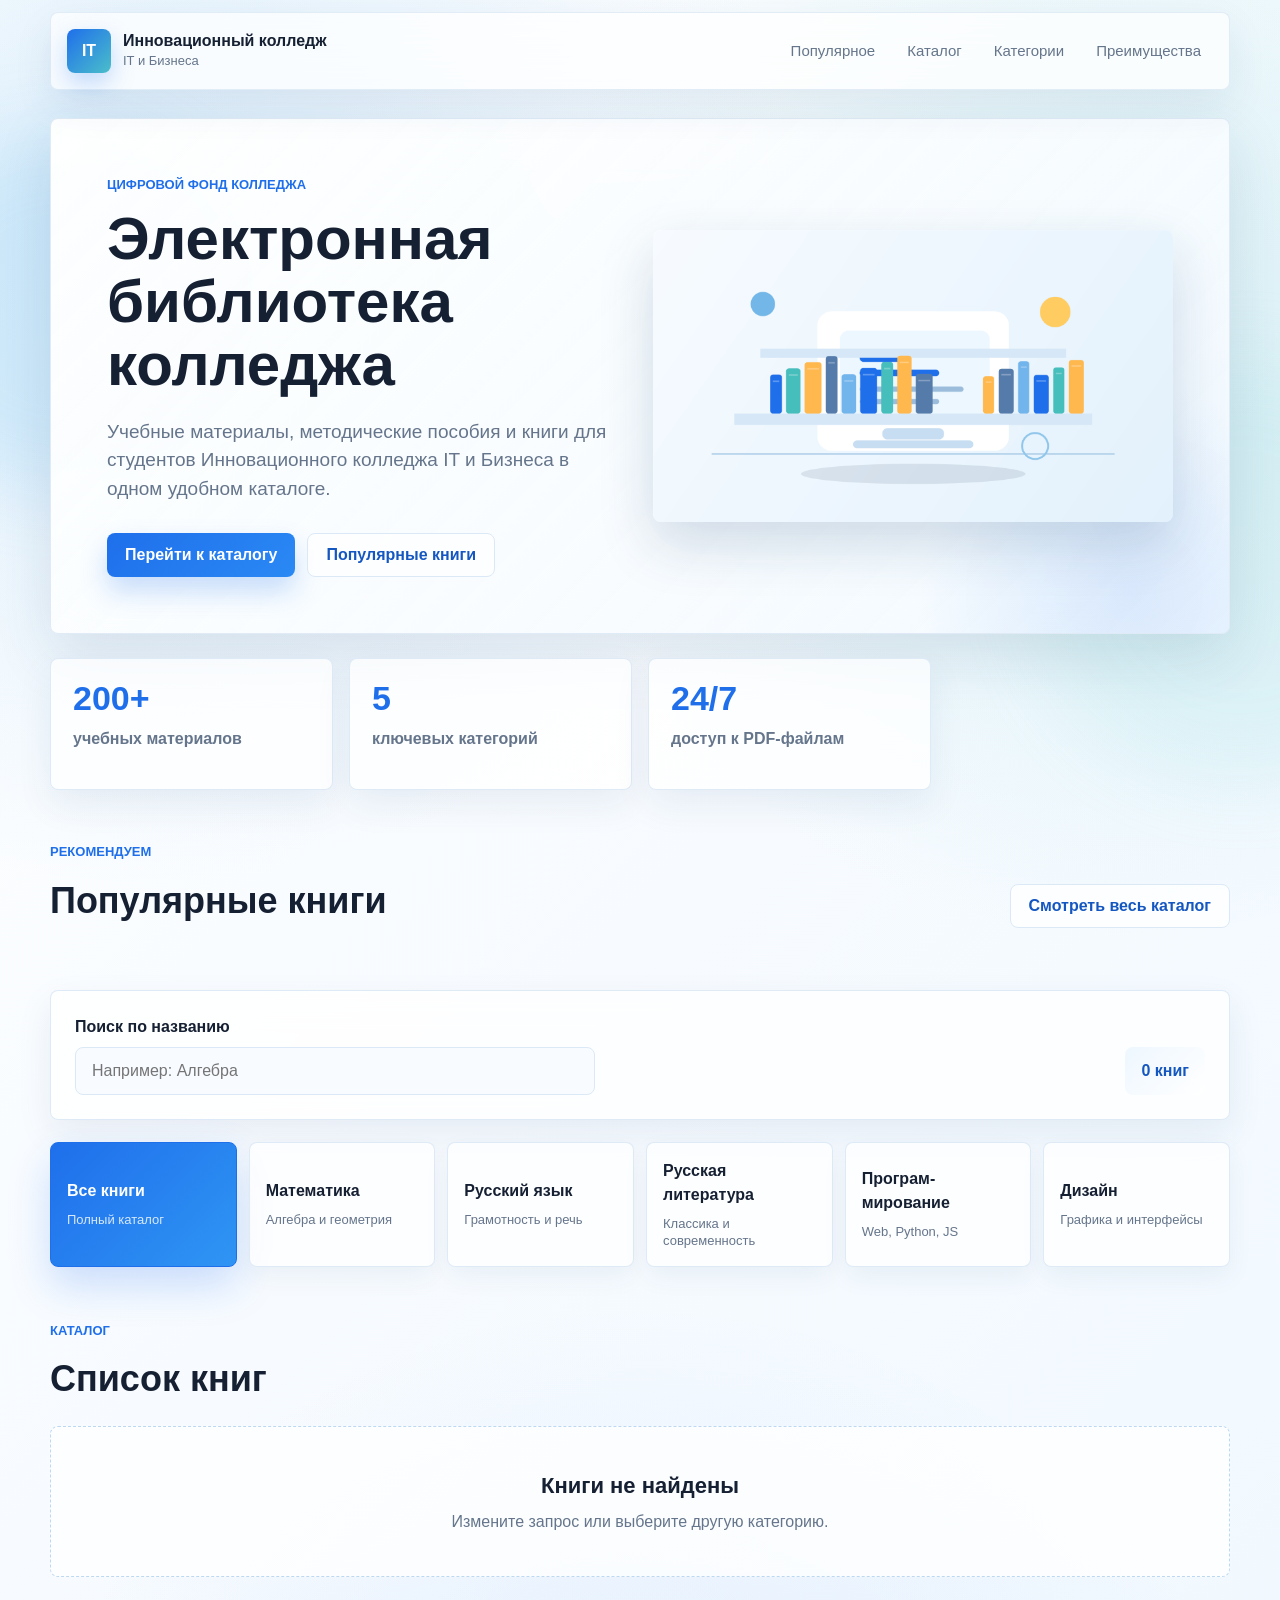
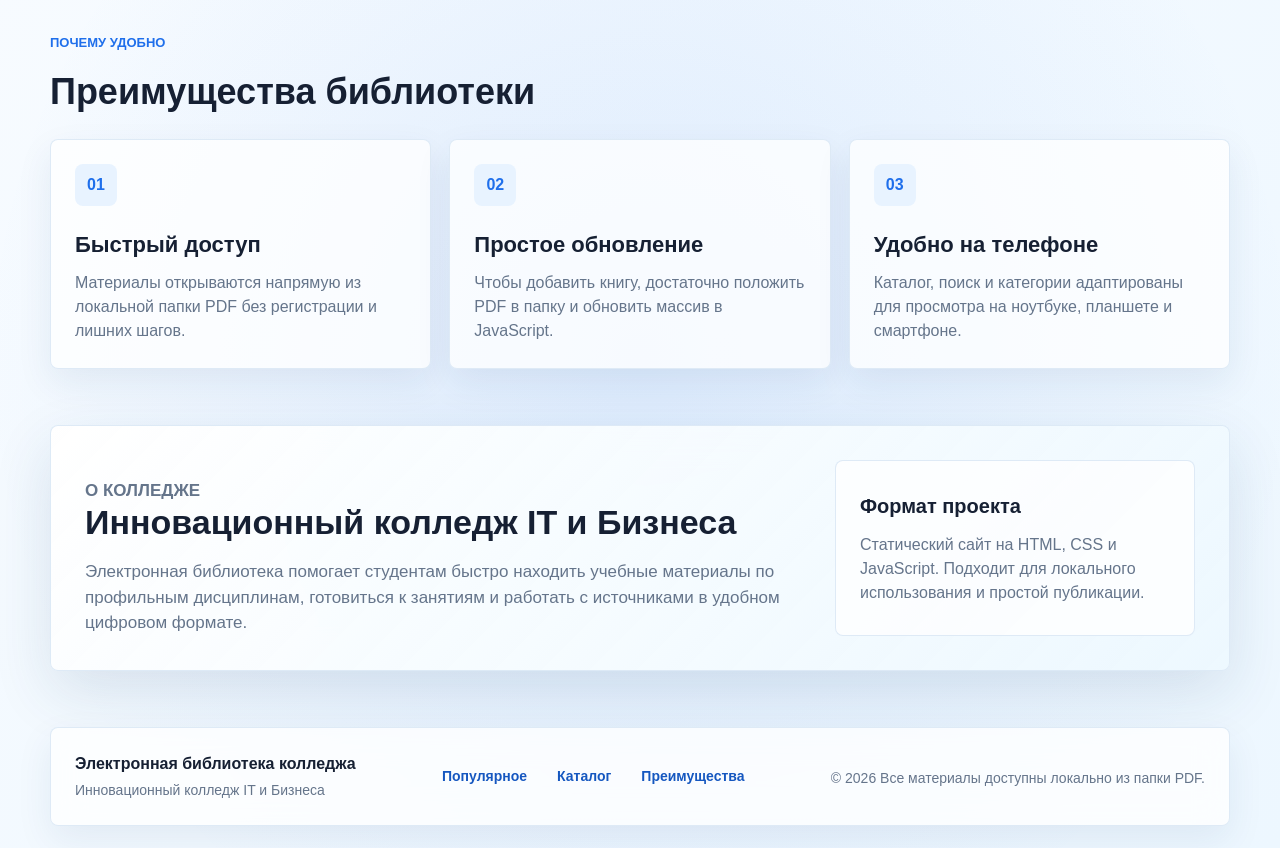
<file: index.html>
<!DOCTYPE html>
<html lang="ru">
<head>
  <meta charset="UTF-8">
  <meta name="viewport" content="width=device-width, initial-scale=1.0">
  <title>Электронная библиотека колледжа</title>
  <link rel="stylesheet" href="style.css">
</head>
<body>
  <header class="site-header">
    <a class="brand" href="#" aria-label="Инновационный колледж IT и Бизнеса">
      <span class="brand__mark">IT</span>
      <span>
        <strong>Инновационный колледж</strong>
        <small>IT и Бизнеса</small>
      </span>
    </a>

    <nav class="header-nav" aria-label="Навигация по странице">
      <a href="#popular">Популярное</a>
      <a href="#catalog">Каталог</a>
      <a href="#categories">Категории</a>
      <a href="#benefits">Преимущества</a>
    </nav>
  </header>

  <main>
    <section class="hero reveal" aria-labelledby="hero-title">
      <div class="hero__content">
        <p class="eyebrow">Цифровой фонд колледжа</p>
        <h1 id="hero-title">Электронная библиотека колледжа</h1>
        <p class="hero__text">
          Учебные материалы, методические пособия и книги для студентов
          Инновационного колледжа IT и Бизнеса в одном удобном каталоге.
        </p>

        <div class="hero__actions" aria-label="Быстрые действия">
          <a class="primary-link" href="#catalog">Перейти к каталогу</a>
          <a class="secondary-link" href="#popular">Популярные книги</a>
        </div>
      </div>

      <div class="hero__media" aria-hidden="true">
        <img src="img/library-banner.png" alt="">
      </div>
    </section>

    <section class="stats-panel reveal" aria-label="Статистика библиотеки">
      <article class="stat-card">
        <span>200+</span>
        <p>учебных материалов</p>
      </article>
      <article class="stat-card">
        <span>5</span>
        <p>ключевых категорий</p>
      </article>
      <article class="stat-card">
        <span>24/7</span>
        <p>доступ к PDF-файлам</p>
    </section>

    <section class="popular-section reveal" id="popular" aria-labelledby="popular-title">
      <div class="section-heading section-heading--row">
        <div>
          <p class="eyebrow">Рекомендуем</p>
          <h2 id="popular-title">Популярные книги</h2>
        </div>
        <a class="section-link" href="#catalog">Смотреть весь каталог</a>
      </div>

      <div class="popular-grid" id="popularBooks"></div>
    </section>

    <section class="toolbar reveal" id="catalog" aria-label="Поиск и фильтр книг">
      <div class="search">
        <label for="searchInput">Поиск по названию</label>
        <input
          type="search"
          id="searchInput"
          placeholder="Например: Алгебра"
          autocomplete="off"
        >
      </div>

      <div class="catalog-info">
        <span id="bookCount">0 книг</span>
      </div>
    </section>

    <section class="categories reveal" id="categories" aria-label="Категории книг">
      <button class="category-btn is-active" type="button" data-category="Все">
        <span class="category-btn__title">Все книги</span>
        <span class="category-btn__meta">Полный каталог</span>
      </button>
      <button class="category-btn" type="button" data-category="Математика">
        <span class="category-btn__title">Математика</span>
        <span class="category-btn__meta">Алгебра и геометрия</span>
      </button>
      <button class="category-btn" type="button" data-category="Русский язык">
        <span class="category-btn__title">Русский язык</span>
        <span class="category-btn__meta">Грамотность и речь</span>
      </button>
      <button class="category-btn" type="button" data-category="Русская литература">
        <span class="category-btn__title">Русская литература</span>
        <span class="category-btn__meta">Классика и современность</span>
      </button>
      <button class="category-btn" type="button" data-category="Программирование">
        <span class="category-btn__title">Програм-
                                          мирование</span>
        <span class="category-btn__meta">Web, Python, JS</span>
      </button>
      <button class="category-btn" type="button" data-category="Дизайн">
        <span class="category-btn__title">Дизайн</span>
        <span class="category-btn__meta">Графика и интерфейсы</span>
      </button>
    </section>

    <section class="books-section reveal" aria-labelledby="books-title">
      <div class="section-heading">
        <p class="eyebrow">Каталог</p>
        <h2 id="books-title">Список книг</h2>
      </div>

      <div class="books-grid" id="booksGrid"></div>

      <div class="empty-state" id="emptyState" hidden>
        <h3>Книги не найдены</h3>
        <p>Измените запрос или выберите другую категорию.</p>
      </div>
    </section>

    <section class="benefits-section reveal" id="benefits" aria-labelledby="benefits-title">
      <div class="section-heading">
        <p class="eyebrow">Почему удобно</p>
        <h2 id="benefits-title">Преимущества библиотеки</h2>
      </div>

      <div class="benefits-grid">
        <article class="benefit-card">
          <span class="benefit-card__number">01</span>
          <h3>Быстрый доступ</h3>
          <p>Материалы открываются напрямую из локальной папки PDF без регистрации и лишних шагов.</p>
        </article>
        <article class="benefit-card">
          <span class="benefit-card__number">02</span>
          <h3>Простое обновление</h3>
          <p>Чтобы добавить книгу, достаточно положить PDF в папку и обновить массив в JavaScript.</p>
        </article>
        <article class="benefit-card">
          <span class="benefit-card__number">03</span>
          <h3>Удобно на телефоне</h3>
          <p>Каталог, поиск и категории адаптированы для просмотра на ноутбуке, планшете и смартфоне.</p>
        </article>
      </div>
    </section>

    <section class="about-section reveal" aria-labelledby="about-title">
      <div class="about-section__content">
        <p class="eyebrow">О колледже</p>
        <h2 id="about-title">Инновационный колледж IT и Бизнеса</h2>
        <p>
          Электронная библиотека помогает студентам быстро находить учебные материалы
          по профильным дисциплинам, готовиться к занятиям и работать с источниками
          в удобном цифровом формате.
        </p>
      </div>
      <div class="about-section__note">
        <strong>Формат проекта</strong>
        <span>Статический сайт на HTML, CSS и JavaScript. Подходит для локального использования и простой публикации.</span>
      </div>
    </section>
  </main>

  <footer class="site-footer">
    <div>
      <strong>Электронная библиотека колледжа</strong>
      <p>Инновационный колледж IT и Бизнеса</p>
    </div>
    <div class="footer-links" aria-label="Ссылки в подвале сайта">
      <a href="#popular">Популярное</a>
      <a href="#catalog">Каталог</a>
      <a href="#benefits">Преимущества</a>
    </div>
    <p>© 2026 Все материалы доступны локально из папки PDF.</p>
  </footer>

  <script src="script.js"></script>
</body>
</html>
</file>
<file: style.css>
:root {
  --bg: #ffffff;
  --surface: rgba(255, 255, 255, 0.78);
  --surface-strong: #eef7ff;
  --text: #162033;
  --muted: #65758b;
  --line: #dbe8f5;
  --accent: #1f6feb;
  --accent-dark: #1557c0;
  --accent-soft: #e8f3ff;
  --cyan: #4bbeca;
  --teal-soft: #e7f7f5;
  --amber-soft: #fff4db;
  --glass: rgba(255, 255, 255, 0.72);
  --shadow: 0 22px 60px rgba(21, 65, 110, 0.12);
  --shadow-soft: 0 14px 36px rgba(21, 65, 110, 0.08);
  --radius: 8px;
  --container: 1180px;
}

* {
  box-sizing: border-box;
}

body {
  margin: 0;
  min-height: 100vh;
  position: relative;
  overflow-x: hidden;
  background:
    radial-gradient(circle at 12% 10%, rgba(96, 179, 237, 0.22), transparent 26%),
    radial-gradient(circle at 88% 14%, rgba(75, 190, 202, 0.18), transparent 25%),
    radial-gradient(circle at 50% 80%, rgba(31, 111, 235, 0.10), transparent 32%),
    linear-gradient(135deg, #ffffff 0%, #f7fbff 42%, #edf7ff 100%);
  color: var(--text);
  font-family: Arial, "Helvetica Neue", sans-serif;
  line-height: 1.5;
}

body::before,
body::after {
  content: "";
  position: fixed;
  pointer-events: none;
  z-index: 0;
  border-radius: 999px;
  filter: blur(38px);
  opacity: 0.42;
}

body::before {
  width: 360px;
  height: 360px;
  top: 130px;
  left: -120px;
  background: rgba(142, 207, 248, 0.58);
}

body::after {
  width: 420px;
  height: 420px;
  right: -170px;
  bottom: 120px;
  background: rgba(169, 226, 230, 0.52);
}

a {
  color: inherit;
  text-decoration: none;
}

button,
input {
  font: inherit;
}

.site-header,
main,
.site-footer {
  width: min(100% - 32px, var(--container));
  margin-inline: auto;
  position: relative;
  z-index: 1;
}

.site-header {
  min-height: 78px;
  position: sticky;
  top: 12px;
  z-index: 5;
  display: flex;
  align-items: center;
  justify-content: space-between;
  gap: 24px;
  margin-top: 12px;
  padding: 12px 16px;
  border: 1px solid rgba(219, 232, 245, 0.82);
  border-radius: var(--radius);
  background: rgba(255, 255, 255, 0.74);
  box-shadow: 0 16px 40px rgba(21, 65, 110, 0.08);
  backdrop-filter: blur(18px);
}

.brand {
  display: inline-flex;
  align-items: center;
  gap: 12px;
  min-width: 0;
}

.brand__mark {
  width: 44px;
  height: 44px;
  display: inline-grid;
  place-items: center;
  flex: 0 0 auto;
  border-radius: 8px;
  background: linear-gradient(135deg, var(--accent), var(--cyan));
  color: #ffffff;
  font-weight: 800;
  letter-spacing: 0;
  box-shadow: 0 10px 24px rgba(31, 111, 235, 0.26);
}

.brand strong,
.brand small {
  display: block;
}

.brand strong {
  font-size: 16px;
  line-height: 1.25;
}

.brand small {
  color: var(--muted);
  font-size: 13px;
}

.header-nav {
  display: flex;
  align-items: center;
  gap: 8px;
  flex-wrap: wrap;
  justify-content: flex-end;
}

.header-nav a {
  padding: 9px 12px;
  border-radius: 8px;
  color: var(--muted);
  font-size: 15px;
  transition: color 0.2s ease, background-color 0.2s ease;
}

.header-nav a:hover,
.header-nav a:focus-visible {
  background: var(--accent-soft);
  color: var(--accent);
  outline: none;
}

.hero {
  min-height: 510px;
  position: relative;
  display: grid;
  grid-template-columns: 1fr minmax(320px, 520px);
  align-items: center;
  gap: 44px;
  margin-top: 28px;
  padding: 56px;
  border: 1px solid rgba(219, 232, 245, 0.86);
  border-radius: var(--radius);
  background:
    linear-gradient(135deg, rgba(255, 255, 255, 0.86), rgba(240, 248, 255, 0.72)),
    var(--glass);
  box-shadow: var(--shadow);
  backdrop-filter: blur(22px);
  overflow: hidden;
}

.hero::before {
  content: "";
  position: absolute;
  inset: auto -120px -180px auto;
  width: 440px;
  height: 440px;
  border-radius: 999px;
  background: radial-gradient(circle, rgba(31, 111, 235, 0.12), transparent 68%);
  pointer-events: none;
}

.hero__content,
.hero__media {
  position: relative;
  z-index: 1;
}

.eyebrow {
  margin: 0 0 12px;
  color: var(--accent);
  font-size: 13px;
  font-weight: 700;
  text-transform: uppercase;
  letter-spacing: 0;
}

.hero h1 {
  max-width: 690px;
  margin: 0;
  font-size: 60px;
  line-height: 1.05;
  letter-spacing: 0;
}

.hero__text {
  max-width: 610px;
  margin: 22px 0 0;
  color: var(--muted);
  font-size: 19px;
}

.hero__actions {
  display: flex;
  flex-wrap: wrap;
  gap: 12px;
  margin-top: 30px;
}

.primary-link,
.secondary-link,
.section-link {
  display: inline-flex;
  align-items: center;
  justify-content: center;
  min-height: 44px;
  padding: 0 18px;
  border-radius: 8px;
  font-weight: 700;
  transition: transform 0.2s ease, box-shadow 0.2s ease, background-color 0.2s ease, color 0.2s ease;
}

.primary-link {
  background: linear-gradient(135deg, var(--accent), #2a89f4);
  color: #ffffff;
  box-shadow: 0 14px 28px rgba(31, 111, 235, 0.24);
}

.secondary-link,
.section-link {
  border: 1px solid var(--line);
  background: rgba(255, 255, 255, 0.72);
  color: var(--accent-dark);
}

.primary-link:hover,
.secondary-link:hover,
.section-link:hover,
.primary-link:focus-visible,
.secondary-link:focus-visible,
.section-link:focus-visible {
  transform: translateY(-2px);
  outline: none;
}

.primary-link:hover,
.primary-link:focus-visible {
  box-shadow: 0 18px 34px rgba(31, 111, 235, 0.30);
}

.hero__media {
  min-width: 0;
}

.hero__media img {
  width: 100%;
  display: block;
  border-radius: var(--radius);
  box-shadow: 0 22px 54px rgba(20, 65, 115, 0.18);
}

.stats-panel {
  display: grid;
  grid-template-columns: repeat(4, minmax(0, 1fr));
  gap: 16px;
  margin-top: 24px;
}

.stat-card {
  min-height: 132px;
  padding: 22px;
  border: 1px solid rgba(219, 232, 245, 0.9);
  border-radius: var(--radius);
  background: rgba(255, 255, 255, 0.76);
  box-shadow: var(--shadow-soft);
  backdrop-filter: blur(16px);
}

.stat-card span {
  display: block;
  color: var(--accent);
  font-size: 34px;
  line-height: 1;
  font-weight: 800;
}

.stat-card p {
  margin: 12px 0 0;
  color: var(--muted);
  font-weight: 700;
}

.popular-section {
  margin-top: 52px;
}

.section-heading--row {
  display: flex;
  align-items: end;
  justify-content: space-between;
  gap: 20px;
}

.popular-grid {
  display: grid;
  grid-template-columns: repeat(4, minmax(0, 1fr));
  gap: 18px;
}

.popular-card {
  min-height: 240px;
  display: flex;
  flex-direction: column;
  padding: 22px;
  border: 1px solid rgba(219, 232, 245, 0.88);
  border-radius: var(--radius);
  background:
    linear-gradient(180deg, rgba(255, 255, 255, 0.92), rgba(246, 251, 255, 0.78)),
    var(--glass);
  box-shadow: var(--shadow-soft);
  backdrop-filter: blur(18px);
  transition: transform 0.22s ease, box-shadow 0.22s ease, border-color 0.22s ease;
}

.popular-card:hover {
  transform: translateY(-5px);
  border-color: #b8d9f2;
  box-shadow: 0 22px 48px rgba(21, 65, 110, 0.13);
}

.popular-card__category {
  width: fit-content;
  max-width: 100%;
  min-height: 28px;
  display: inline-flex;
  align-items: center;
  padding: 0 10px;
  border-radius: 8px;
  background: var(--accent-soft);
  color: var(--accent-dark);
  font-size: 13px;
  font-weight: 800;
}

.popular-card h3 {
  margin: 18px 0 10px;
  font-size: 20px;
  line-height: 1.28;
  letter-spacing: 0;
}

.popular-card p {
  margin: 0;
  color: var(--muted);
  font-size: 15px;
}

.popular-card a {
  margin-top: auto;
  color: var(--accent);
  font-weight: 800;
  transition: color 0.2s ease;
}

.popular-card a:hover,
.popular-card a:focus-visible {
  color: var(--accent-dark);
  outline: none;
}

.popular-card__empty {
  margin-top: auto;
  color: var(--muted);
  font-weight: 800;
}

.toolbar {
  display: grid;
  grid-template-columns: minmax(220px, 520px) auto;
  align-items: end;
  justify-content: space-between;
  gap: 20px;
  margin-top: 42px;
  padding: 24px;
  border: 1px solid rgba(219, 232, 245, 0.9);
  border-radius: var(--radius);
  background: rgba(255, 255, 255, 0.78);
  box-shadow: var(--shadow-soft);
  backdrop-filter: blur(16px);
}

.search label {
  display: block;
  margin-bottom: 8px;
  color: var(--text);
  font-weight: 700;
}

.search input {
  width: 100%;
  min-height: 48px;
  padding: 0 16px;
  border: 1px solid var(--line);
  border-radius: 8px;
  background: rgba(247, 251, 255, 0.84);
  color: var(--text);
  outline: none;
  transition: border-color 0.2s ease, box-shadow 0.2s ease, background-color 0.2s ease;
}

.search input:focus {
  border-color: var(--accent);
  background: #ffffff;
  box-shadow: 0 0 0 4px rgba(31, 111, 235, 0.12);
}

.catalog-info {
  min-height: 48px;
  display: inline-flex;
  align-items: center;
  justify-content: center;
  padding: 0 16px;
  border-radius: 8px;
  background: linear-gradient(135deg, var(--surface-strong), #ffffff);
  color: var(--accent-dark);
  font-weight: 700;
  white-space: nowrap;
}

.categories {
  display: grid;
  grid-template-columns: repeat(6, minmax(0, 1fr));
  gap: 12px;
  margin-top: 22px;
}

.category-btn {
  min-height: 104px;
  padding: 16px;
  border: 1px solid rgba(219, 232, 245, 0.9);
  border-radius: 8px;
  background: rgba(255, 255, 255, 0.74);
  color: var(--text);
  cursor: pointer;
  text-align: left;
  box-shadow: 0 10px 26px rgba(21, 65, 110, 0.06);
  backdrop-filter: blur(14px);
  transition: transform 0.22s ease, background-color 0.22s ease, border-color 0.22s ease, color 0.22s ease, box-shadow 0.22s ease;
}

.category-btn:hover,
.category-btn:focus-visible {
  transform: translateY(-3px);
  border-color: var(--accent);
  color: var(--accent);
  box-shadow: 0 16px 36px rgba(21, 65, 110, 0.10);
  outline: none;
}

.category-btn.is-active {
  border-color: var(--accent);
  background: linear-gradient(135deg, var(--accent), #2f95f4);
  color: #ffffff;
  box-shadow: 0 18px 42px rgba(31, 111, 235, 0.22);
}

.category-btn__title,
.category-btn__meta {
  display: block;
}

.category-btn__title {
  font-weight: 800;
}

.category-btn__meta {
  margin-top: 8px;
  color: var(--muted);
  font-size: 13px;
  line-height: 1.35;
}

.category-btn.is-active .category-btn__meta {
  color: rgba(255, 255, 255, 0.82);
}

.books-section {
  margin-top: 54px;
}

.section-heading {
  margin-bottom: 20px;
}

.section-heading h2 {
  margin: 0;
  font-size: 36px;
  letter-spacing: 0;
}

.books-grid {
  display: grid;
  grid-template-columns: repeat(3, minmax(0, 1fr));
  gap: 20px;
}

.book-card {
  min-height: 268px;
  display: flex;
  flex-direction: column;
  gap: 18px;
  padding: 24px;
  position: relative;
  overflow: hidden;
  border: 1px solid rgba(219, 232, 245, 0.9);
  border-radius: var(--radius);
  background:
    linear-gradient(180deg, rgba(255, 255, 255, 0.95), rgba(247, 251, 255, 0.82)),
    var(--glass);
  box-shadow: 0 14px 34px rgba(21, 65, 110, 0.08);
  backdrop-filter: blur(16px);
  transition: transform 0.22s ease, box-shadow 0.22s ease, border-color 0.22s ease;
}

.book-card::before {
  content: "";
  position: absolute;
  inset: 0 auto 0 0;
  width: 4px;
  background: linear-gradient(180deg, var(--accent), var(--cyan));
  opacity: 0;
  transition: opacity 0.22s ease;
}

.book-card:hover {
  transform: translateY(-6px);
  border-color: #b9d6f1;
  box-shadow: 0 24px 54px rgba(21, 65, 110, 0.14);
}

.book-card:hover::before {
  opacity: 1;
}

.book-card__top {
  display: flex;
  align-items: flex-start;
  justify-content: space-between;
  gap: 14px;
}

.book-card__icon {
  width: 46px;
  height: 56px;
  display: inline-grid;
  place-items: center;
  flex: 0 0 auto;
  border-radius: 8px;
  background: var(--accent-soft);
  color: var(--accent);
  font-weight: 800;
  box-shadow: inset 0 -10px 18px rgba(31, 111, 235, 0.08);
}

.book-card:nth-child(3n + 2) .book-card__icon {
  background: var(--teal-soft);
  color: #12847e;
}

.book-card:nth-child(3n + 3) .book-card__icon {
  background: var(--amber-soft);
  color: #a86c00;
}

.book-card h3 {
  margin: 0;
  font-size: 21px;
  line-height: 1.3;
  letter-spacing: 0;
}

.book-card__category {
  display: inline-flex;
  align-items: center;
  width: fit-content;
  max-width: 100%;
  min-height: 30px;
  padding: 0 10px;
  border-radius: 8px;
  background: rgba(247, 251, 255, 0.92);
  color: var(--muted);
  font-size: 14px;
  font-weight: 700;
}

.book-card__description {
  margin: -4px 0 0;
  color: var(--muted);
  font-size: 15px;
}

.book-card__action {
  display: inline-flex;
  align-items: center;
  justify-content: center;
  min-height: 42px;
  margin-top: auto;
  padding: 0 14px;
  border-radius: 8px;
  background: linear-gradient(135deg, var(--accent), #2e8ef2);
  color: #ffffff;
  font-weight: 700;
  box-shadow: 0 12px 24px rgba(31, 111, 235, 0.20);
  transition: transform 0.2s ease, background-color 0.2s ease, box-shadow 0.2s ease;
}

.book-card__action:hover,
.book-card__action:focus-visible {
  background: var(--accent-dark);
  transform: translateY(-2px);
  box-shadow: 0 16px 30px rgba(31, 111, 235, 0.26);
  outline: none;
}

.book-card__action--disabled,
.book-card__action--disabled:hover {
  background: #c7d5e4;
  color: #ffffff;
  box-shadow: none;
  transform: none;
}

.empty-state {
  padding: 42px 20px;
  border: 1px dashed #bdd8f1;
  border-radius: var(--radius);
  background: rgba(255, 255, 255, 0.76);
  text-align: center;
}

.empty-state h3 {
  margin: 0 0 8px;
  font-size: 22px;
}

.empty-state p {
  margin: 0;
  color: var(--muted);
}

.benefits-section,
.about-section {
  margin-top: 56px;
}

.benefits-grid {
  display: grid;
  grid-template-columns: repeat(3, minmax(0, 1fr));
  gap: 18px;
}

.benefit-card {
  min-height: 230px;
  padding: 24px;
  border: 1px solid rgba(219, 232, 245, 0.9);
  border-radius: var(--radius);
  background: rgba(255, 255, 255, 0.76);
  box-shadow: var(--shadow-soft);
  backdrop-filter: blur(16px);
  transition: transform 0.22s ease, box-shadow 0.22s ease;
}

.benefit-card:hover {
  transform: translateY(-4px);
  box-shadow: 0 22px 46px rgba(21, 65, 110, 0.12);
}

.benefit-card__number {
  display: inline-flex;
  align-items: center;
  justify-content: center;
  width: 42px;
  height: 42px;
  border-radius: 8px;
  background: var(--accent-soft);
  color: var(--accent);
  font-weight: 800;
}

.benefit-card h3 {
  margin: 22px 0 10px;
  font-size: 22px;
  letter-spacing: 0;
}

.benefit-card p {
  margin: 0;
  color: var(--muted);
}

.about-section {
  display: grid;
  grid-template-columns: 1fr 360px;
  gap: 24px;
  align-items: stretch;
  padding: 34px;
  border: 1px solid rgba(219, 232, 245, 0.9);
  border-radius: var(--radius);
  background:
    linear-gradient(135deg, rgba(255, 255, 255, 0.88), rgba(233, 246, 255, 0.76)),
    var(--glass);
  box-shadow: var(--shadow);
  backdrop-filter: blur(18px);
}

.about-section h2 {
  margin: 0;
  font-size: 34px;
  line-height: 1.12;
  letter-spacing: 0;
}

.about-section p {
  max-width: 710px;
  margin: 18px 0 0;
  color: var(--muted);
  font-size: 17px;
}

.about-section__note {
  display: flex;
  flex-direction: column;
  justify-content: center;
  gap: 12px;
  padding: 24px;
  border-radius: var(--radius);
  background: rgba(255, 255, 255, 0.76);
  border: 1px solid rgba(219, 232, 245, 0.9);
}

.about-section__note strong {
  font-size: 20px;
}

.about-section__note span {
  color: var(--muted);
}

.site-footer {
  display: flex;
  align-items: center;
  justify-content: space-between;
  gap: 22px;
  margin-top: 56px;
  margin-bottom: 22px;
  padding: 24px;
  border: 1px solid rgba(219, 232, 245, 0.9);
  border-radius: var(--radius);
  background: rgba(255, 255, 255, 0.76);
  color: var(--muted);
  font-size: 14px;
  box-shadow: var(--shadow-soft);
  backdrop-filter: blur(16px);
}

.site-footer strong {
  display: block;
  color: var(--text);
  font-size: 16px;
}

.site-footer p {
  margin: 4px 0 0;
}

.footer-links {
  display: flex;
  flex-wrap: wrap;
  justify-content: center;
  gap: 10px;
}

.footer-links a {
  padding: 8px 10px;
  border-radius: 8px;
  color: var(--accent-dark);
  font-weight: 700;
  transition: background-color 0.2s ease, color 0.2s ease;
}

.footer-links a:hover,
.footer-links a:focus-visible {
  background: var(--accent-soft);
  color: var(--accent);
  outline: none;
}

.reveal {
  animation: fadeUp 0.7s ease both;
}

.stats-panel {
  animation-delay: 0.08s;
}

.popular-section,
.toolbar {
  animation-delay: 0.14s;
}

.categories,
.books-section,
.benefits-section,
.about-section {
  animation-delay: 0.2s;
}

@keyframes fadeUp {
  from {
    opacity: 0;
    transform: translateY(16px);
  }

  to {
    opacity: 1;
    transform: translateY(0);
  }
}

@media (prefers-reduced-motion: reduce) {
  *,
  *::before,
  *::after {
    animation-duration: 0.01ms !important;
    animation-iteration-count: 1 !important;
    scroll-behavior: auto !important;
    transition-duration: 0.01ms !important;
  }
}

@media (max-width: 900px) {
  .site-header {
    align-items: flex-start;
    flex-direction: column;
  }

  .header-nav {
    justify-content: flex-start;
  }

  .hero {
    grid-template-columns: 1fr;
    padding: 36px;
  }

  .hero h1 {
    font-size: 46px;
  }

  .hero__media {
    max-width: 560px;
  }

  .stats-panel,
  .popular-grid,
  .categories {
    grid-template-columns: repeat(2, minmax(0, 1fr));
  }

  .books-grid {
    grid-template-columns: repeat(2, minmax(0, 1fr));
  }

  .benefits-grid,
  .about-section {
    grid-template-columns: 1fr;
  }

  .about-section__note {
    min-height: 170px;
  }
}

@media (max-width: 640px) {
  .site-header,
  main,
  .site-footer {
    width: min(100% - 22px, var(--container));
  }

  .site-header {
    min-height: auto;
    padding: 18px 0;
    align-items: flex-start;
    flex-direction: column;
    position: relative;
    top: auto;
    margin-top: 0;
    border: 0;
    background: transparent;
    box-shadow: none;
    backdrop-filter: none;
  }

  .header-nav {
    width: 100%;
    display: grid;
    grid-template-columns: repeat(2, minmax(0, 1fr));
  }

  .header-nav a {
    min-height: 40px;
    display: inline-flex;
    align-items: center;
    justify-content: center;
    padding-inline: 8px;
    text-align: center;
    background: rgba(255, 255, 255, 0.76);
    font-size: 14px;
  }

  .hero {
    min-height: 0;
    margin-top: 8px;
    padding: 24px 18px;
    gap: 28px;
  }

  .hero h1 {
    font-size: 34px;
  }

  .hero__text {
    font-size: 16px;
  }

  .hero__actions {
    display: grid;
    grid-template-columns: 1fr;
  }

  .stats-panel,
  .popular-grid,
  .categories,
  .benefits-grid,
  .about-section {
    grid-template-columns: 1fr;
  }

  .stat-card {
    min-height: 112px;
  }

  .section-heading--row {
    align-items: flex-start;
    flex-direction: column;
  }

  .toolbar {
    grid-template-columns: 1fr;
    padding: 16px;
  }

  .catalog-info {
    justify-content: flex-start;
  }

  .category-btn {
    width: 100%;
    min-height: 92px;
  }

  .books-grid {
    grid-template-columns: 1fr;
  }

  .book-card {
    min-height: 200px;
  }

  .section-heading h2 {
    font-size: 30px;
  }

  .about-section {
    padding: 22px;
  }

  .about-section h2 {
    font-size: 28px;
  }

  .site-footer {
    align-items: flex-start;
    flex-direction: column;
  }

  .footer-links {
    justify-content: flex-start;
  }
}
</file>
